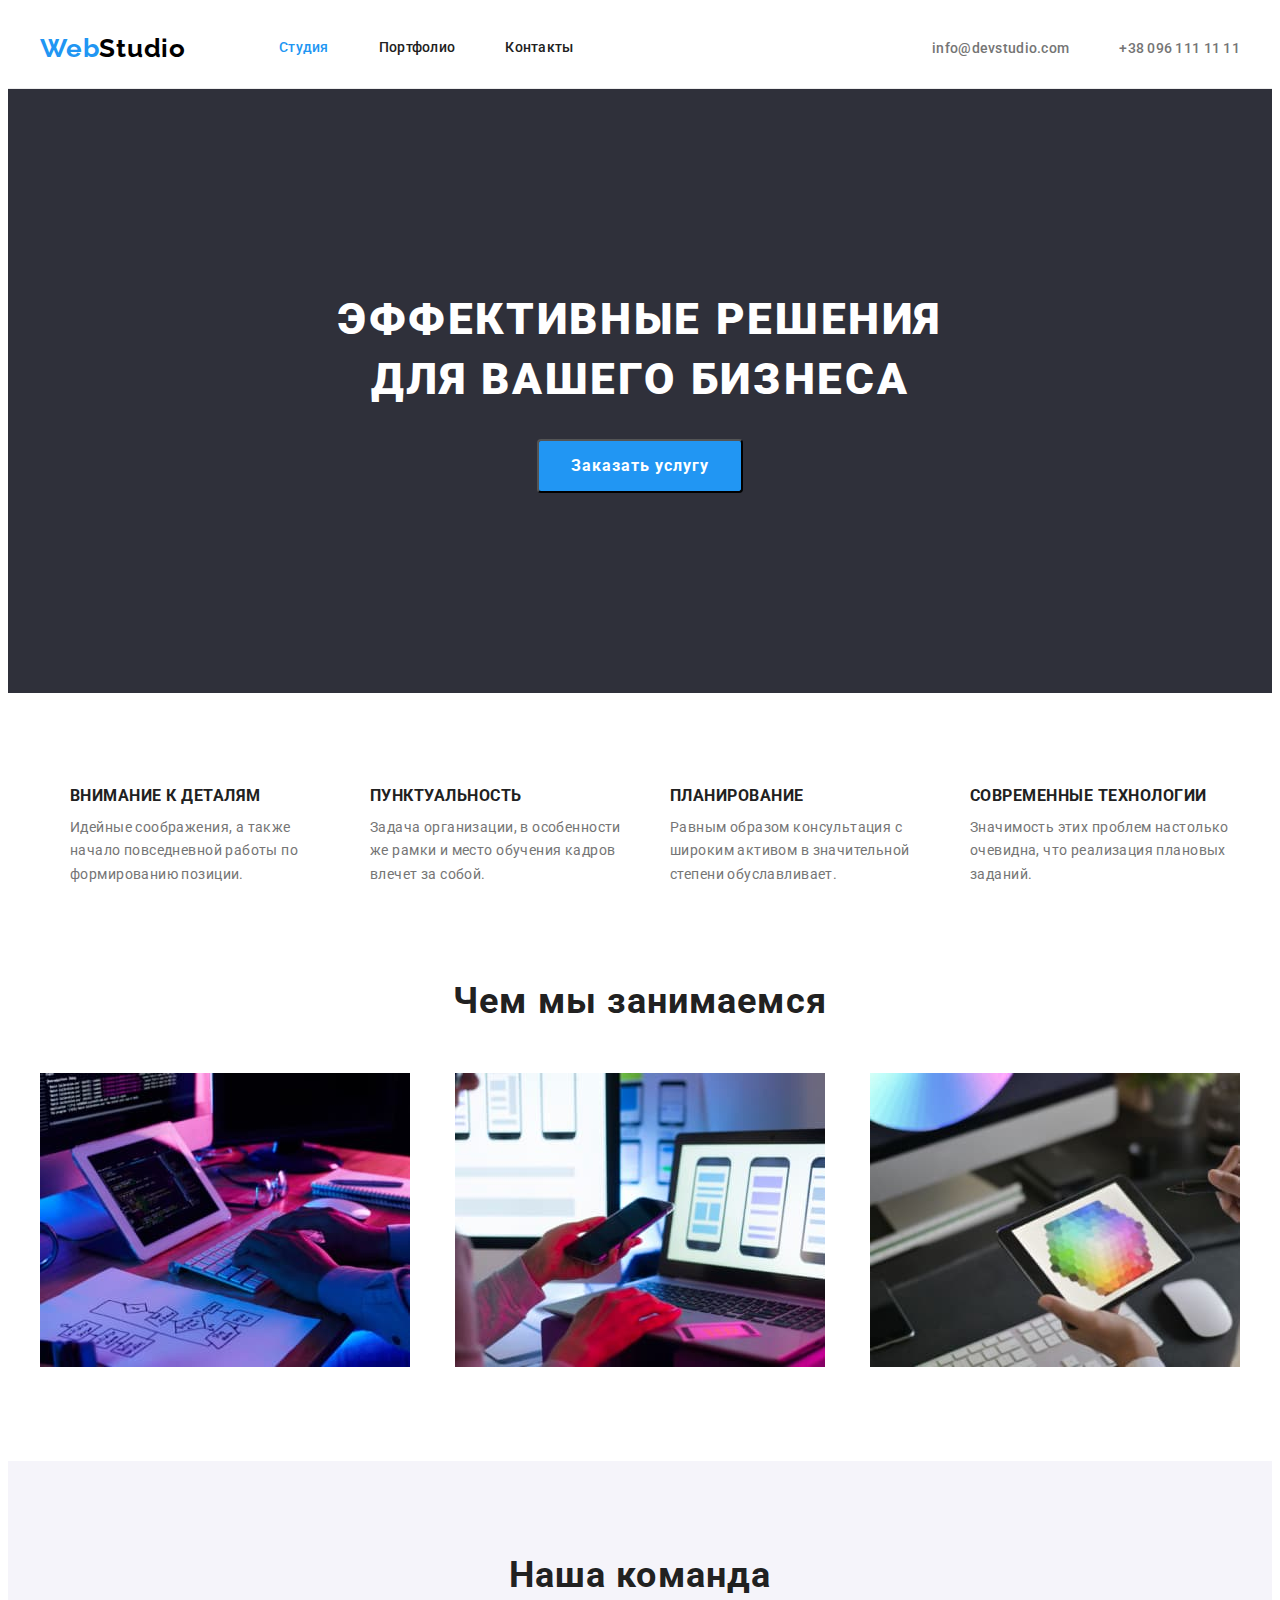
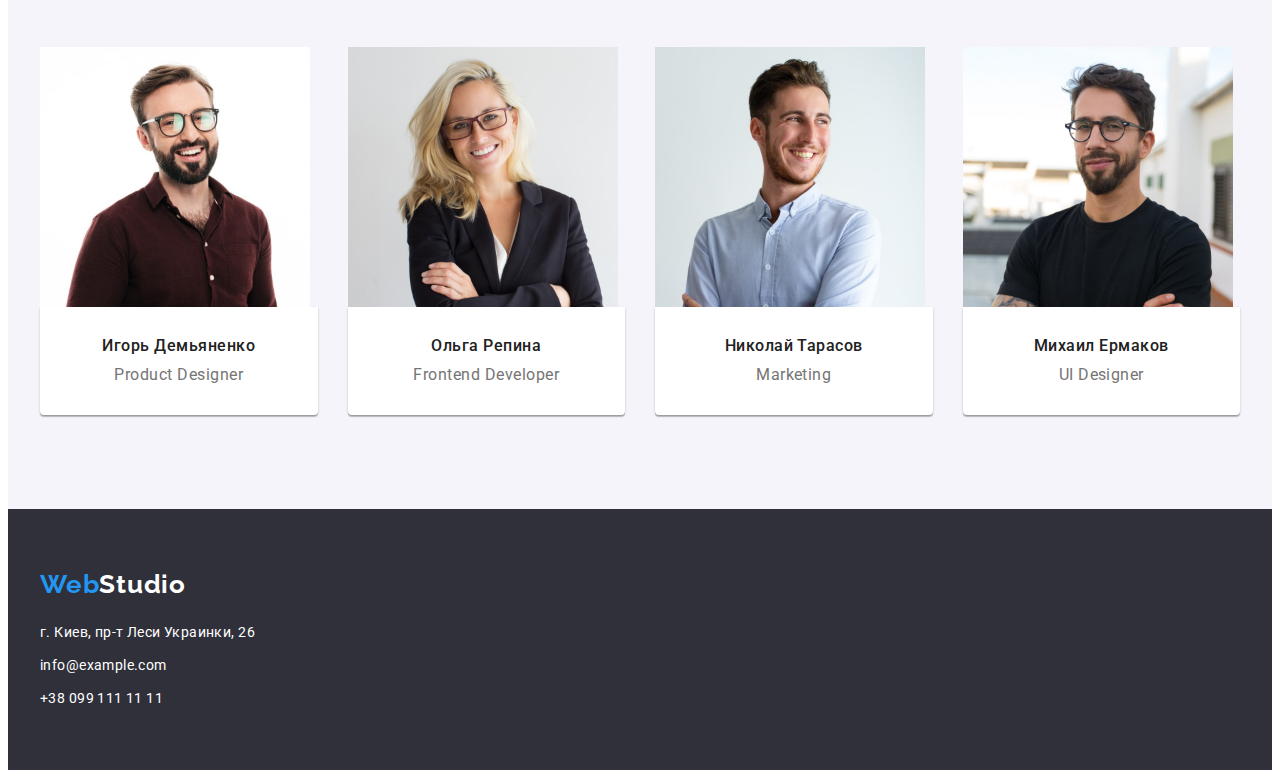
<file: index.html>
<!DOCTYPE html>
<html lang="ru">
  <head>
    <meta charset="UTF-8" />
    <meta http-equiv="X-UA-Compatible" content="IE=edge" />
    <meta name="viewport" content="width=device-width, initial-scale=1.0" />
    <title lang="en">WebStudio</title>
    <link rel="preconnect" href="https://fonts.gstatic.com" />
    <link
      href="https://fonts.googleapis.com/css2?family=Raleway:wght@700&family=Roboto:wght@400;500;700;900&display=swap"
      rel="stylesheet"
    />
    <link
      rel="stylesheet"
      href="https://cdnjs.cloudflare.com/ajax/libs/modern-normalize/1.1.0/modern-normalize.min.css"
      integrity="sha512-wpPYUAdjBVSE4KJnH1VR1HeZfpl1ub8YT/NKx4PuQ5NmX2tKuGu6U/JRp5y+Y8XG2tV+wKQpNHVUX03MfMFn9Q=="
      crossorigin="anonymous"
      referrerpolicy="no-referrer"
    />
    <link rel="stylesheet" href="./css/styles.css" />
  </head>

  <body>
    <!--  Site header -->
    <header class="head">
      <div class="container header-container">
        <nav class="main-nav">
          <a class="logo" lang="en" href="./index.html"><span class="accent">Web</span>Studio</a>
          <ul class="main-menu list">
            <li class="main-menu-item">
              <a class="link current" href="./index.html">Студия</a>
            </li>
            <li class="main-menu-item">
              <a class="link" href="./portfolio.html">Портфолио</a>
            </li>
            <li class="main-menu-item">
              <a class="link" href="#">Контакты</a>
            </li>
          </ul>
        </nav>
        <ul class="header-contacts list">
          <li class="item">
            <a class="link" href="mailto:info@devstudio.com">info@devstudio.com</a>
          </li>
          <li class="item">
            <a class="link" href="tel:+380961111111">+38 096 111 11 11</a>
          </li>
        </ul>
      </div>
    </header>
    <main>
      <!-- Hero -->
      <section class="hero-section">
        <div class="container">
          <h1 class="hero-title">Эффективные решения для вашего бизнеса</h1>
          <button class="hero-button" type="button">Заказать услугу</button>
        </div>
      </section>
      <section>
        <div class="container section">
          <h2 hidden>Преимущества</h2>
          <ul class="benefits list">
            <li class="item">
              <h3 class="title">Внимание к деталям</h3>
              <p>
                Идейные соображения, а также начало повседневной работы по формированию позиции.
              </p>
            </li>
            <li class="item">
              <h3 class="title">Пунктуальность</h3>
              <p>
                Задача организации, в особенности же рамки и место обучения кадров влечет за собой.
              </p>
            </li>
            <li class="item">
              <h3 class="title">Планирование</h3>
              <p>
                Равным образом консультация с широким активом в значительной степени обуславливает.
              </p>
            </li>
            <li class="item">
              <h3 class="title">Современные технологии</h3>
              <p>Значимость этих проблем настолько очевидна, что реализация плановых заданий.</p>
            </li>
          </ul>
        </div>
      </section>
      <section>
        <div class="container about">
          <h2 class="section-title">Чем мы занимаемся</h2>
          <ul class="section-list list">
            <li>
              <img
                src="./images/what_are_we_doing/box_1.jpg"
                alt="разработка с нуля"
                width="370"
                height="294"
              />
            </li>
            <li>
              <img
                src="./images/what_are_we_doing/box_2.jpg"
                alt="разработка под мобильные приложения"
                width="370"
                height="294"
              />
            </li>
            <li>
              <img
                src="./images/what_are_we_doing/box_3.jpg"
                alt="дизайн"
                width="370"
                height="294"
              />
            </li>
          </ul>
        </div>
      </section>
      <section class="our-team-section">
        <div class="container section">
          <h2 class="section-title">Наша команда</h2>
          <ul class="team list">
            <li class="team-item">
              <img
                src="./images/our_team/product_designer.jpg"
                width="270"
                height="260"
                alt="Игорь Демьяненко"
              />
              <div class="our-team-member">
              <h3 class="team-member">Игорь Демьяненко</h3>
              <p class="position" lang="en">Product Designer</p>
              </div>
            </li>
            <li class="team-item">
              <img
                src="./images/our_team/frontend_developer.jpg"
                width="270"
                height="260"
                alt="Ольга Репина"
              />
              <div class="our-team-member">
              <h3 class="team-member">Ольга Репина</h3>
              <p class="position" lang="en">Frontend Developer</p>
              </div>
            </li>
            <li class="team-item">
              <img
                src="./images/our_team/marketing.jpg"
                width="270"
                height="260"
                alt="Николай Тарасов"
              />
              <div class="our-team-member">
              <h3 class="team-member">Николай Тарасов</h3>
              <p class="position" lang="en">Marketing</p>
              </div>
            </li>
            <li class="team-item">
              <img
                src="./images/our_team/ui_designer.jpg"
                width="270"
                height="260"
                alt="Михаил Ермаков"
              />
              <div class="our-team-member">
              <h3 class="team-member">Михаил Ермаков</h3>
              <p class="position" lang="en">UI Designer</p>
              <div>
            </li>
          </ul>
        </div>
      </section>
    </main>
    <!--Footer-->
    <footer>
      <section class="footer-section-style">
        <div class="container footer-section">
          <h2 hidden>Контакты</h2>
          <a class="logo footer-logo" lang="en" href="./index.html"
            ><span class="accent">Web</span>Studio</a
          >
          <address>
            <ul class="address list">
              <li class="address-list">
                <a
                  class="address-link"
                  href="https://goo.gl/maps/wh96AMnJQYNLFuH58"
                  target="_blank"
                  rel="noopener noreferer"
                  >г. Киев, пр-т Леси Украинки, 26</a
                >
              </li>
              <li class="address-list">
                <a class="address-link" href="mailto:info@example.com">info@example.com</a>
              </li>
              <li class="address-list">
                <a class="address-link" href="tel:+380991111111">+38 099 111 11 11</a>
              </li>
            </ul>
          </address>
        </div>
      </section>
    </footer>
  </body>
</html>
</file>
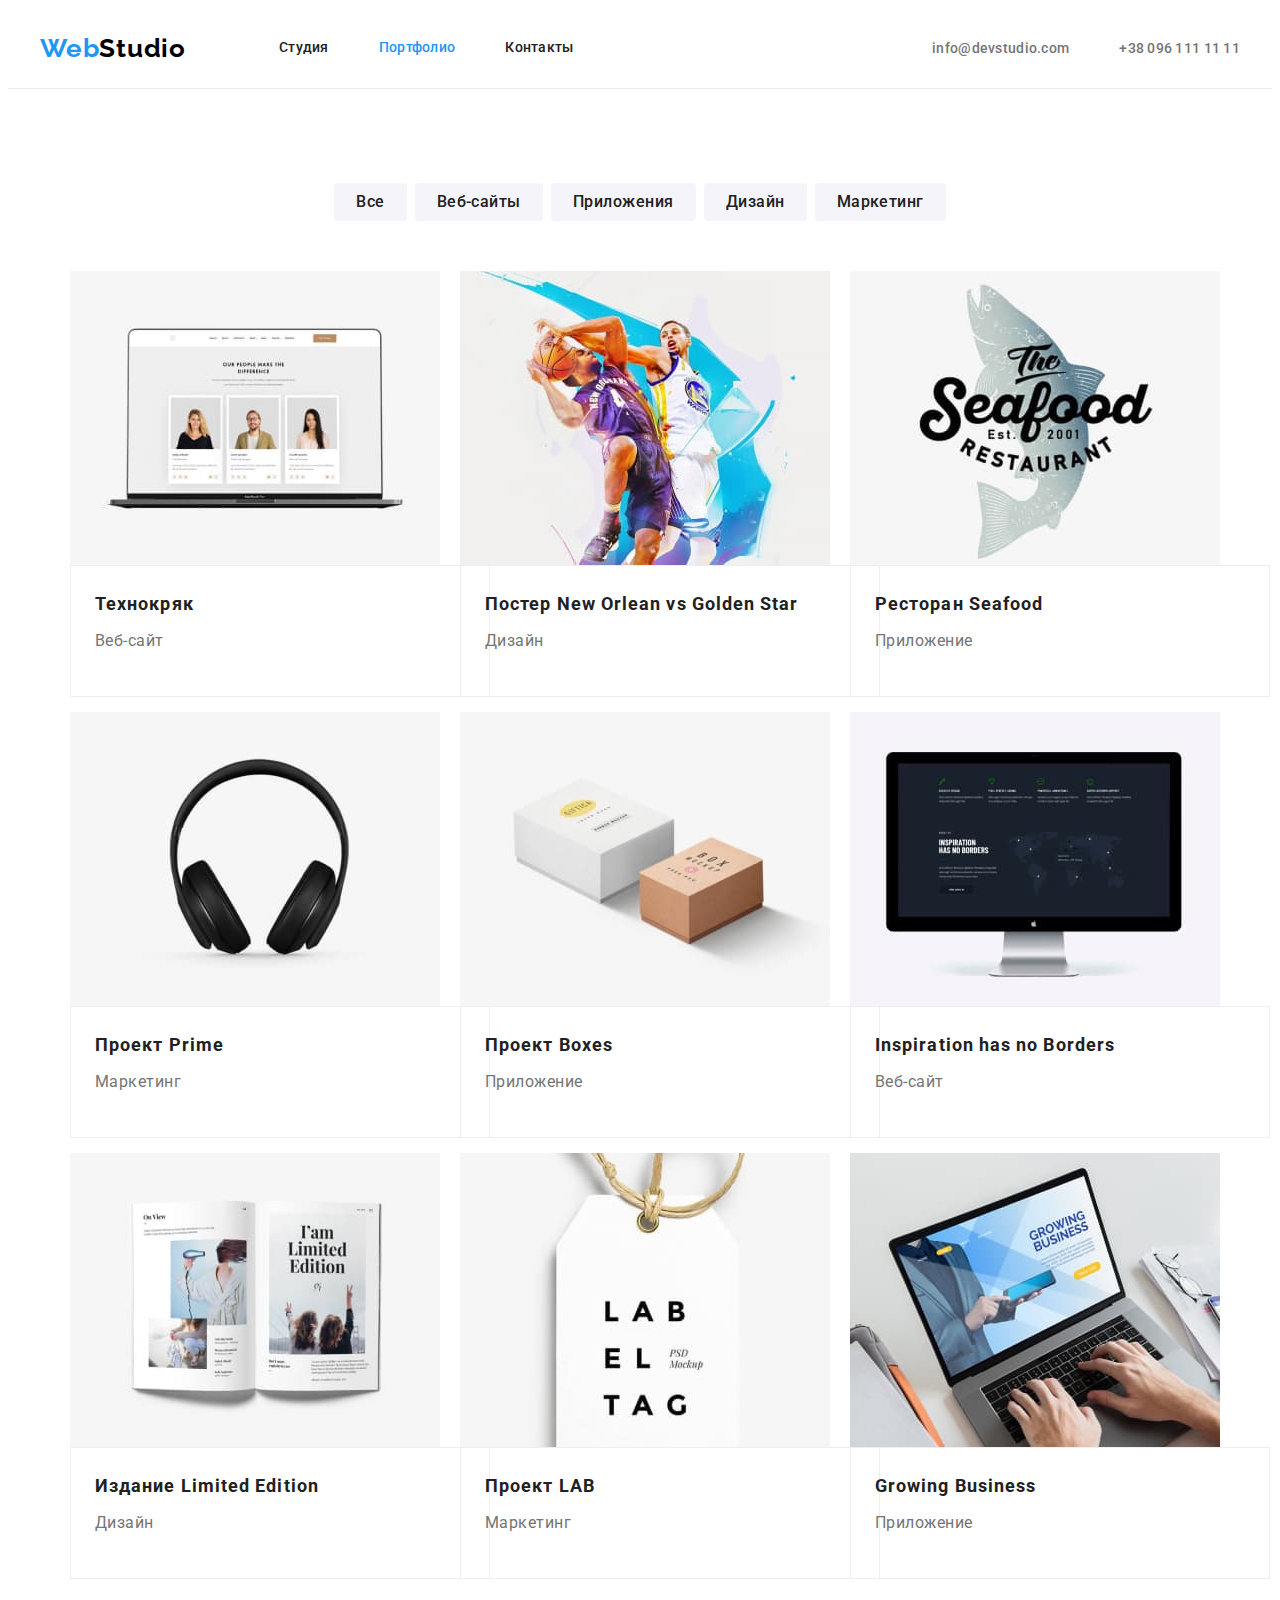
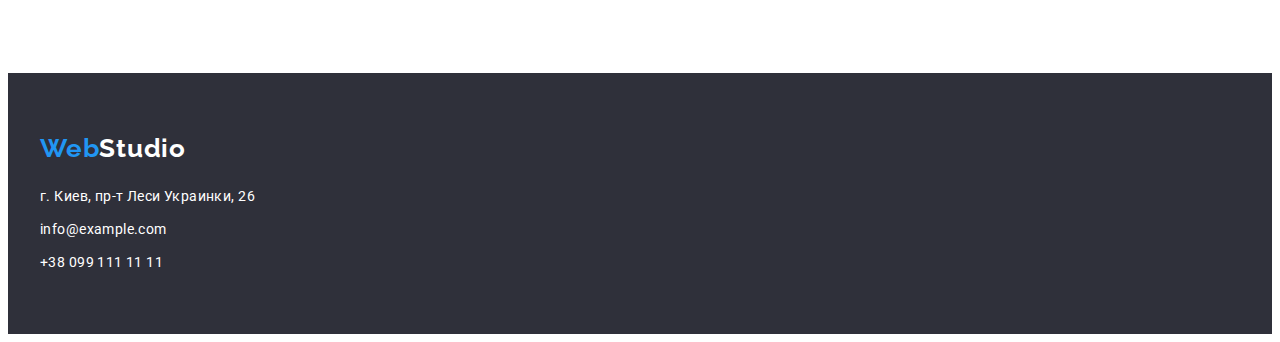
<file: portfolio.html>
<!DOCTYPE html>
<html lang="en">
  <head>
    <meta charset="UTF-8" />
    <meta http-equiv="X-UA-Compatible" content="IE=edge" />
    <meta name="viewport" content="width=device-width, initial-scale=1.0" />
    <title lang="en">WebStudio</title>
    <link rel="preconnect" href="https://fonts.gstatic.com" />
    <link
      href="https://fonts.googleapis.com/css2?family=Raleway:wght@700&family=Roboto:wght@400;500;700;900&display=swap"
      rel="stylesheet"
    />
    <link
      rel="stylesheet"
      href="https://cdnjs.cloudflare.com/ajax/libs/modern-normalize/1.1.0/modern-normalize.min.css"
      integrity="sha512-wpPYUAdjBVSE4KJnH1VR1HeZfpl1ub8YT/NKx4PuQ5NmX2tKuGu6U/JRp5y+Y8XG2tV+wKQpNHVUX03MfMFn9Q=="
      crossorigin="anonymous"
      referrerpolicy="no-referrer"
    />
    <link rel="stylesheet" href="./css/styles.css" />
  </head>

  <body>
    <!--  Site header -->
    <header class="head">
      <div class="container header-container">
        <nav class="main-nav">
          <a class="logo" lang="en" href="./index.html"><span class="accent">Web</span>Studio</a>
          <ul class="main-menu list">
            <li class="main-menu-item">
              <a class="link" href="./index.html">Студия</a>
            </li>
            <li class="main-menu-item">
              <a class="link current" href="./portfolio.html">Портфолио</a>
            </li>
            <li class="main-menu-item">
              <a class="link" href="#">Контакты</a>
            </li>
          </ul>
        </nav>
        <ul class="header-contacts list">
          <li class="item">
            <a class="link" href="mailto:info@devstudio.com">info@devstudio.com</a>
          </li>
          <li class="item">
            <a class="link" href="tel:+380961111111">+38 096 111 11 11</a>
          </li>
        </ul>
      </div>
    </header>
    <main>
      <div class="container section">
        <h1 hidden>Portfolio</h1>
        <ul class="portfolio-nav list">
          <li class="nav-list"><button class="nav-list-button" type="button">Все</button></li>
          <li class="nav-list"><button class="nav-list-button" type="button">Веб-сайты</button></li>
          <li class="nav-list"><button class="nav-list-button" type="button">Приложения</button></li>
          <li class="nav-list"><button class="nav-list-button" type="button">Дизайн</button></li>
          <li class="nav-list"><button class="nav-list-button" type="button">Маркетинг</button></li>
        </ul>
        <ul class="item-list list">
          <li class="item-list-element">
            <img
              src="./images/portfolio/img_01.jpg"
              alt="дизайн сайта на ноутбуке"
              width="370"
              height="294"
            />
            <div class="item-text">
              <h2 class="porfolio-item">Технокряк</h2>
              <p class="porfolio-item-type">Веб-сайт</p>
            </div>
          </li>
          <li class="item-list-element">
            <img
              src="./images/portfolio/img_02.jpg"
              alt="два баскетболиста"
              width="370"
              height="294"
            />
            <div class="item-text">
            <h2 class="porfolio-item">Постер New Orlean vs Golden Star</h2>
            <p class="porfolio-item-type">Дизайн</p>
            </div>
          </li>
          <li class="item-list-element">
            <img
              src="./images/portfolio/img_03.jpg"
              alt="логотип ресторана"
              width="370"
              height="294"
            />
          <div class="item-text">  
            <h2 class="porfolio-item">Ресторан Seafood</h2>
            <p class="porfolio-item-type">Приложение</p>
            </div>
          </li>
          <li class="item-list-element">
            <img 
              src="./images/portfolio/img_04.jpg" 
              alt="наушники" 
              width="370"
              height="294" 
            />
            <div class="item-text">
              <h2 class="porfolio-item">Проект Prime</h2>
               <p class="porfolio-item-type">Маркетинг</p>
            </div>
          </li>
          <li class="item-list-element">
            <img src="./images/portfolio/img_05.jpg" 
              alt="боксы" 
              width="370" 
              height="294" 
            />
            <div class="item-text">
              <h2 class="porfolio-item">Проект Boxes</h2>
              <p class="porfolio-item-type">Приложение</p>
            </div>
          </li>
          <li class="item-list-element">
            <img
              src="./images/portfolio/img_06.jpg"
              alt="монитор с сайтом"
              width="370"
              height="294"
            />
            <div class="item-text">
            <h2 class="porfolio-item">Inspiration has no Borders</h2>
            <p class="porfolio-item-type">Веб-сайт</p>
            </div>
         </li>
          <li class="item-list-element">
            <img src="./images/portfolio/img_07.jpg" 
              alt="книга" 
              width="370" 
              height="294" 
            />
            <div class="item-text">
              <h2 class="porfolio-item">Издание Limited Edition</h2>
              <p class="porfolio-item-type">Дизайн</p>
            </div>
          </li>
            <li class="item-list-element">
            <img
              src="./images/portfolio/img_08.jpg"
              alt="подвеска с лого"
              width="370"
              height="294"
            />
            <div class="item-text">
            <h2 class="porfolio-item">Проект LAB</h2>
            <p class="porfolio-item-type">Маркетинг</p>
            </div>
          </li>
          <li class="item-list-element">
            <img
              src="./images/portfolio/img_09.jpg"
              alt="ноутбук с приложением"
              width="370"
              height="294"
            />
            <div class="item-text">
            <h2 class="porfolio-item">Growing Business</h2>
            <p class="porfolio-item-type">Приложение</p>
            </li>
          </li>
        </ul>
      </div>
    </main>

    <!--Footer-->
    <!--Footer-->
    <footer>
      <section class="footer-section-style">
        <div class="container footer-section">
          <h2 hidden>Контакты</h2>
          <a class="logo footer-logo" lang="en" href="./index.html"
            ><span class="accent">Web</span>Studio</a
          >
          <address>
            <ul class="address list">
              <li class="address-list">
                <a
                  class="address-link"
                  href="https://goo.gl/maps/wh96AMnJQYNLFuH58"
                  target="_blank"
                  rel="noopener noreferer"
                  >г. Киев, пр-т Леси Украинки, 26</a
                >
              </li>
              <li class="address-list">
                <a class="address-link" href="mailto:info@example.com">info@example.com</a>
              </li>
              <li class="address-list">
                <a class="address-link" href="tel:+380991111111">+38 099 111 11 11</a>
              </li>
            </ul>
          </address>
        </div>
      </section>
    </footer>
  </body>
</html>
</file>
<file: css/styles.css>
:root {
  --main-font: Roboto, sans-serif;
  --secondary-font: 'Raleway', sans-serif;
  --subtitle-weight: 700;
  --accent-color: #2196f3;
  --text-color: #757575;
  --secondary-text-color: #ffffff;
  --subtitle-color: #212121;
  --bcg-color: #2f303a;
}
body {
  color: var(--text-color);
  font-family: var(--main-font);
  font-size: 14px;
}
h1,
h2,
h3,
h4,
h5,
h6,
p {
  margin-top: 0;
  margin-bottom: 0;
}
ul,
ol {
  margin-top: 0;
  margin-bottom: 0;
  padding-left: 0;
}
img {
  display: block;
}
.list {
  padding: 0;
  margin: 0;
  list-style: none;
}
.container {
  width: 1200px;
  margin: 0 auto;
  padding-left: 15px;
  padding-right: 15px;
}
.section {
  padding-top: 94px;
  padding-bottom: 94px;
}
/* ================ Site header ================== */
.head {
  border-bottom: 1px solid #ececec;
}
.header-container {
  display: flex;
  align-items: center;
  margin-top: 0;
  margin-bottom: 0;
  padding-top: 0;
  padding-bottom: 0;
}
.main-nav {
  display: flex;
  align-items: center;
}
.logo {
  font-family: var(--secondary-font);
  font-weight: var(--subtitle-weight);
  font-size: 26px;
  line-height: 1.19;
  letter-spacing: 0.03em;
  color: #000000;
  text-decoration: none;
}
.accent {
  color: var(--accent-color);
}
.main-menu {
  display: flex;
  margin-left: 93px;
}
.main-menu .main-menu-item:not(:last-child) {
  margin-right: 50px;
}
.main-menu .link {
  display: block;
  padding-top: 32px;
  padding-bottom: 32px;

  font-weight: 500;
  line-height: 1.14;
  letter-spacing: 0.02em;
  color: var(--subtitle-color);
  text-decoration: none;
}
.main-menu .link:hover,
.main-menu .link:focus {
  color: var(--accent-color);
}
.main-menu .link.current {
  color: var(--accent-color);
}
.header-contacts {
  display: flex;
  margin-left: auto;
}
.header-contacts .item + .item {
  margin-left: 50px;
}
.header-contacts .link {
  font-weight: 500;
  line-height: 16px;
  letter-spacing: 0.02em;
  color: var(--text-color);
  text-decoration: none;
}
.header-contacts .link:hover,
.header-contacts .link:focus {
  color: var(--accent-color);
}

/* ================  Hero  ================== */
.hero-section {
  background: var(--bcg-color);
  padding-top: 200px;
  padding-bottom: 200px;
}

.hero-title {
  margin-bottom: 30px;
  margin-left: auto;
  margin-right: auto;
  font-weight: 900;
  max-width: 696px;
  font-size: 44px;
  line-height: 60px;
  text-align: center;
  letter-spacing: 0.06em;
  text-transform: uppercase;
  color: var(--secondary-text-color);
  background-color: var(--bcg-color);
}
.hero-button {
  display: inline-block;
  border-radius: 4px;
  padding: 10px 32px;
  min-width: 200px;
  text-align: center;

  font-weight: var(--subtitle-weight);
  font-size: 16px;
  line-height: 1.87;
  letter-spacing: 0.06em;
  background-color: var(--accent-color);
  color: var(--secondary-text-color);
  display: block;
  margin: 0 auto;
  font-family: inherit;
  cursor: pointer;
}
/* ================ Section ================== */
.about {
  padding-top: 0;
  padding-bottom: 94px;
}
.section-title {
  margin-bottom: 50px;
  font-weight: var(--subtitle-weight);
  font-size: 36px;
  line-height: 1.16;
  text-align: center;
  letter-spacing: 0.03em;
  color: var(--subtitle-color);
}
.section-list {
  display: flex;
  justify-content: space-between;
}

/* ================ Benefits ================== */
.benefits {
  display: flex;
  margin-left: 30px;
}
.benefits .item {
  width: 270px;
  font-size: 14px;
  line-height: 1.71;
  letter-spacing: 0.03em;
}

.benefits .item + .item {
  margin-left: 30px;
}
.benefits .title {
  padding: 0;
  margin-top: 0;
  margin-bottom: 10px;
  font-weight: var(--subtitle-weight);
  line-height: 1.14;
  letter-spacing: 0.03em;
  text-transform: uppercase;
  color: var(--subtitle-color);
}
/* ================ Our team section ================== */
.our-team-section {
  margin-top: 0;
  margin-bottom: 0;
  background-color: #f5f4fa;
}
.our-team-member {
  padding-top: 30px;
  padding-bottom: 30px;
  background: #ffffff;
  box-shadow: 0px 1px 3px rgba(0, 0, 0, 0.12), 0px 1px 1px rgba(0, 0, 0, 0.14),
    0px 2px 1px rgba(0, 0, 0, 0.2);
  border-radius: 0px 0px 4px 4px;
}
.team-member {
  margin-bottom: 10px;
  font-weight: 500;
  font-size: 16px;
  line-height: 1.18;
  text-align: center;
  letter-spacing: 0.03em;
  color: var(--subtitle-color);
}
.position {
  font-size: 16px;
  line-height: 1.18;
  letter-spacing: 0.03em;
  text-align: center;
}
.team {
  display: flex;
  margin-left: -30px;
  margin-top: -30px;
}
.team-item {
  flex-basis: calc((100% - 120px) / 4);
  margin-left: 30px;
  margin-top: 30px;
}
/* ================ Footer ================== */
.footer-section-style {
  background: var(--bcg-color);
}
.footer-section {
  padding-top: 60px;
  padding-bottom: 60px;
}
.footer-logo {
  display: block;
  color: var(--secondary-text-color);
  margin-bottom: 20px;
}
.address-link {
  display: block;
  font-style: normal;
  line-height: 24px;
  letter-spacing: 0.03em;
  text-decoration: none;
  color: var(--secondary-text-color);
}
.address .link:hover,
.address .link:focus {
  color: rgba(255, 255, 255, 0.6);
}
/*.main-menu .main-menu-item:not(:last-child) {
  margin-right: 50px;*/
.address-list:not(:last-child) {
  margin-bottom: 9px;
}
/* ================ Portfolio page ================== */
.portfolio-nav {
  display: flex;
  justify-content: center;
}
.nav-list-button {
  display: inline-block;
  padding: 6px 22px;
  height: 38px;
  margin-bottom: 50px;
  font-weight: 500;
  font-size: 16px;
  line-height: 1.6;
  letter-spacing: 0.03em;
  font-family: inherit;
  cursor: pointer;
  color: var(--subtitle-color);
  background-color: #f5f4fa;
  border-radius: 4px;
  border: none;
}
.nav-list-button:hover {
  background-color: var(--accent-color);
  color: var(--secondary-text-color);
}
.selected {
  background-color: var(--accent-color);
  color: var(--secondary-text-color);
  margin-left: 0px;
}
.nav-list:not(:first-child) {
  margin-left: 8px;
}
.porfolio-item {
  margin-bottom: 4px;
  font-weight: var(--subtitle-weight);
  font-size: 18px;
  line-height: 2;
  letter-spacing: 0.06em;
  color: var(--subtitle-color);
}
.porfolio-item-type {
  margin-bottom: 20px;
  font-size: 16px;
  line-height: 1.87;
  letter-spacing: 0.03em;
  color: var(--text-color);
}
.item-list {
  display: flex;
  flex-wrap: wrap;
  margin-top: -15px;
  margin-left: 15px;
}
.item-list-element {
  flex-basis: calc((100% - 60px) / 3);
  width: 370px;
  margin-top: 15px;
  margin-left: 15px;
}
.item-list-element:nth-child(3n) {
  margin-right: 0;
}
.item-list-element:nth-last-child(-n + 3) {
  margin-bottom: 0;
}
.item-text {
  padding: 20px 24px;
  border: 1px solid #eeeeee;
  width: 370px;
}
</file>
